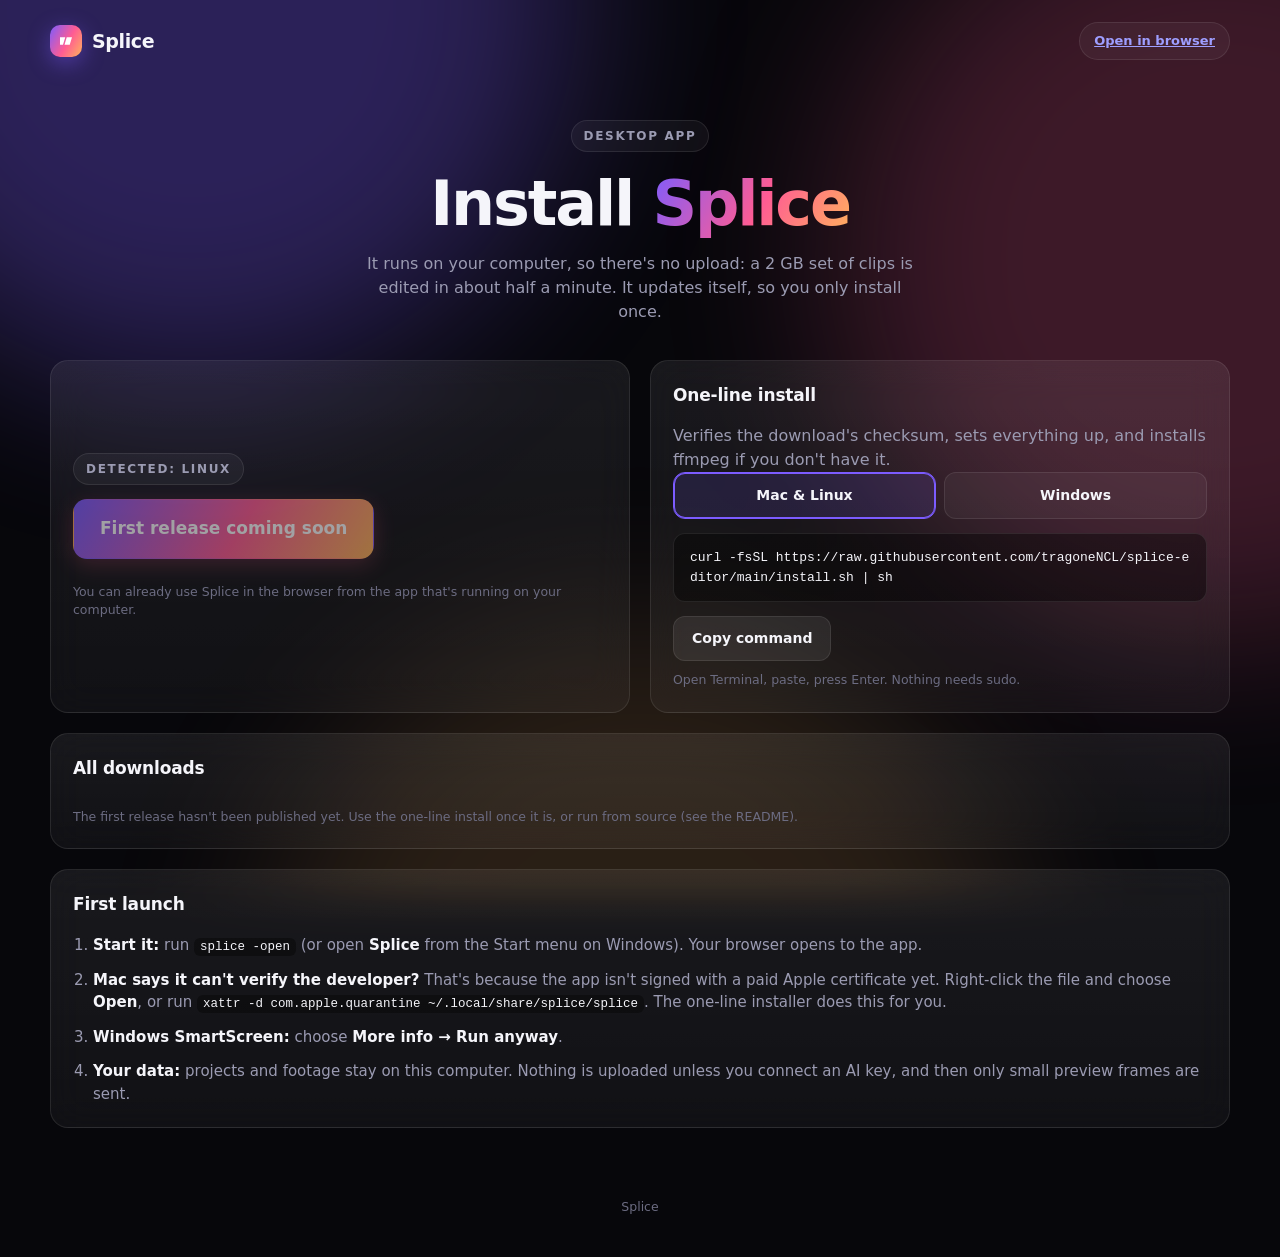
<file: web/install.html>
<!doctype html>
<html lang="en">
<head>
  <meta charset="utf-8">
  <meta name="viewport" content="width=device-width, initial-scale=1, viewport-fit=cover">
  <title>Install Splice</title>
  <meta name="description" content="Download Splice for Mac, Windows or Linux. Runs on your computer, so there's no upload.">
  <meta name="theme-color" content="#07070b">
  <link rel="manifest" href="manifest.webmanifest">
  <link rel="apple-touch-icon" href="icons/apple-touch-icon.png">
  <link rel="icon" href="icons/icon-192.png">
  <link rel="stylesheet" href="style.css">
</head>
<body>
  <div class="aurora" aria-hidden="true"><i></i><i></i><i></i></div>
  <header class="top">
    <a class="brand" href="./" aria-label="Splice home">
      <span class="mark" aria-hidden="true"><svg viewBox="0 0 24 24"><path d="M4 7h7l-3 10H4zM13 7h7l-3 10h-7z" fill="currentColor"/></svg></span>
      <span>Splice</span>
    </a>
    <a class="ai-pill" href="./">Open in browser</a>
  </header>

  <main>
    <section class="hero">
      <p class="eyebrow">Desktop app</p>
      <h1>Install <span class="grad">Splice</span></h1>
      <p class="sub">It runs on your computer, so there's no upload: a 2 GB set of clips is edited in about half a minute. It updates itself, so you only install once.</p>
    </section>

    <section class="install-grid">
      <div class="card primary-dl" id="primary">
        <p class="eyebrow" id="detected">Detecting your system…</p>
        <a class="btn primary big" id="primaryBtn" href="#all" aria-disabled="true">Download</a>
        <p class="fine" id="primaryNote"></p>
      </div>

      <div class="card">
        <div class="card-h"><h2>One-line install</h2></div>
        <p class="sub">Verifies the download's checksum, sets everything up, and installs ffmpeg if you don't have it.</p>
        <div class="tabs seg two" id="osTabs" role="tablist" aria-label="Operating system">
          <button type="button" role="tab" aria-selected="true" data-v="unix"><b>Mac &amp; Linux</b></button>
          <button type="button" role="tab" aria-selected="false" data-v="win"><b>Windows</b></button>
        </div>
        <pre class="code" id="cmd"><code id="cmdText"></code></pre>
        <button class="btn" id="copyCmd" type="button">Copy command</button>
        <p class="fine" id="cmdHelp"></p>
      </div>
    </section>

    <section class="card" id="all">
      <div class="card-h"><h2>All downloads</h2><span class="meta" id="relMeta"></span></div>
      <ul class="dl-list" id="dlList"></ul>
      <p class="fine" id="noRelease" hidden>The first release hasn't been published yet. Use the one-line install once it is, or run from source (see the README).</p>
    </section>

    <section class="card">
      <div class="card-h"><h2>First launch</h2></div>
      <ol class="steps-doc">
        <li><b>Start it:</b> run <code>splice -open</code> (or open <b>Splice</b> from the Start menu on Windows). Your browser opens to the app.</li>
        <li><b>Mac says it can't verify the developer?</b> That's because the app isn't signed with a paid Apple certificate yet. Right-click the file and choose <b>Open</b>, or run <code>xattr -d com.apple.quarantine ~/.local/share/splice/splice</code>. The one-line installer does this for you.</li>
        <li><b>Windows SmartScreen:</b> choose <b>More info → Run anyway</b>.</li>
        <li><b>Your data:</b> projects and footage stay on this computer. Nothing is uploaded unless you connect an AI key, and then only small preview frames are sent.</li>
      </ol>
    </section>

    <section class="card" id="pwaCard" hidden>
      <div class="card-h"><h2>Or install the web app</h2></div>
      <p class="sub">If you already run Splice, your browser can add it as its own window.</p>
      <button class="btn primary" id="pwaInstall" type="button">Install as an app</button>
    </section>
  </main>

  <footer class="foot"><p>Splice <span class="ver" id="ver"></span></p></footer>
  <script src="config.js"></script>
  <script src="install.js"></script>
</body>
</html>
</file>
<file: web/style.css>
:root {
  color-scheme: dark;
  --bg: #07070b;
  --bg2: #0d0d14;
  --surface: rgba(255, 255, 255, 0.045);
  --surface-2: rgba(255, 255, 255, 0.075);
  --border: rgba(255, 255, 255, 0.09);
  --border-2: rgba(255, 255, 255, 0.18);
  --text: #f5f5fa;
  --muted: #9b9bb2;
  --faint: #6c6c82;
  --a1: #7c5cff;
  --a2: #ff5c93;
  --a3: #ffb35c;
  --ok: #3ddc97;
  --err: #ff6b7a;
  --grad: linear-gradient(120deg, var(--a1), var(--a2) 55%, var(--a3));
  --r: 18px;
  --font: "Inter", ui-sans-serif, system-ui, -apple-system, "Segoe UI", Roboto, sans-serif;
  --mono: "JetBrains Mono", ui-monospace, SFMono-Regular, Menlo, monospace;
}

* { box-sizing: border-box; }
html { -webkit-text-size-adjust: 100%; }
body {
  margin: 0;
  min-height: 100vh;
  background: var(--bg);
  color: var(--text);
  font: 15px/1.5 var(--font);
  -webkit-font-smoothing: antialiased;
  overflow-x: hidden;
}
[hidden] { display: none !important; }
button, input, textarea { font: inherit; color: inherit; }
button { cursor: pointer; }
h1, h2, p { margin: 0; }
u { text-decoration-color: var(--border-2); text-underline-offset: 3px; }

/* ── background ── */
.aurora { position: fixed; inset: 0; z-index: 0; pointer-events: none; overflow: hidden; }
.aurora i {
  position: absolute; width: 60vmax; height: 60vmax; border-radius: 50%;
  filter: blur(90px); opacity: 0.32; will-change: transform;
}
.aurora i:nth-child(1) { background: var(--a1); top: -30vmax; left: -15vmax; animation: drift1 22s ease-in-out infinite alternate; }
.aurora i:nth-child(2) { background: var(--a2); top: -10vmax; right: -25vmax; opacity: 0.22; animation: drift2 26s ease-in-out infinite alternate; }
.aurora i:nth-child(3) { background: var(--a3); bottom: -38vmax; left: 20vw; opacity: 0.14; animation: drift1 30s ease-in-out infinite alternate-reverse; }
@keyframes drift1 { to { transform: translate3d(8vmax, 6vmax, 0) scale(1.15); } }
@keyframes drift2 { to { transform: translate3d(-9vmax, 10vmax, 0) scale(0.9); } }

/* ── layout ── */
.top, main, .foot { position: relative; z-index: 1; width: min(1180px, 100% - 32px); margin-inline: auto; }
.top { display: flex; align-items: center; justify-content: space-between; gap: 10px; padding: 22px 0 6px; }
.top .ai-pill + .ai-pill { margin-left: auto; }
.brand { display: inline-flex; align-items: center; gap: 10px; font-weight: 800; letter-spacing: -0.02em; font-size: 19px; color: var(--text); text-decoration: none; }
.mark { width: 32px; height: 32px; border-radius: 10px; display: grid; place-items: center; background: var(--grad); color: #fff; box-shadow: 0 6px 22px rgba(124, 92, 255, 0.45); }
.mark svg { width: 18px; height: 18px; }

.ai-pill {
  display: inline-flex; align-items: center; gap: 9px; padding: 8px 14px; border-radius: 999px;
  background: var(--surface); border: 1px solid var(--border); font-size: 13px; font-weight: 600;
  transition: background 0.2s, border-color 0.2s;
}
.ai-pill:hover { background: var(--surface-2); border-color: var(--border-2); }
.ai-pill .dot { width: 8px; height: 8px; border-radius: 50%; background: var(--faint); }
.ai-pill.on .dot { background: var(--ok); box-shadow: 0 0 0 4px rgba(61, 220, 151, 0.18); }

main { padding-bottom: 40px; }
.view { animation: rise 0.5s cubic-bezier(0.2, 0.7, 0.2, 1); }
@keyframes rise { from { opacity: 0; transform: translateY(14px); } }

.hero { text-align: center; padding: 54px 0 36px; max-width: 760px; margin-inline: auto; }
.eyebrow {
  display: inline-block; font-size: 12px; font-weight: 700; letter-spacing: 0.14em; text-transform: uppercase;
  color: var(--muted); padding: 6px 12px; border: 1px solid var(--border); border-radius: 999px; background: var(--surface);
}
h1 { font-size: clamp(34px, 6.2vw, 62px); line-height: 1.04; letter-spacing: -0.035em; font-weight: 800; margin: 20px 0 16px; }
.grad { background: var(--grad); -webkit-background-clip: text; background-clip: text; color: transparent; }
.sub { color: var(--muted); font-size: 16px; }
.hero .sub { max-width: 560px; margin-inline: auto; }

.grid { display: grid; grid-template-columns: 1.15fr 0.85fr; gap: 20px; align-items: start; }
.col { display: grid; gap: 20px; }
@media (max-width: 880px) { .grid { grid-template-columns: 1fr; } }

/* ── cards ── */
.card {
  background: linear-gradient(180deg, var(--surface-2), var(--surface));
  border: 1px solid var(--border); border-radius: var(--r); padding: 22px;
  backdrop-filter: blur(18px); -webkit-backdrop-filter: blur(18px);
}
.card-h { display: flex; align-items: center; gap: 12px; margin-bottom: 16px; }
.card-h h2 { font-size: 17px; font-weight: 700; letter-spacing: -0.01em; }
.card-h .meta { margin-left: auto; font-size: 12px; color: var(--muted); font-family: var(--mono); }
.num {
  width: 26px; height: 26px; border-radius: 50%; display: grid; place-items: center; font-size: 12px; font-weight: 800;
  background: var(--grad); color: #fff;
}

/* ── drop zone ── */
.drop {
  border: 1.5px dashed var(--border-2); border-radius: 14px; padding: 34px 16px; text-align: center; outline: none;
  transition: border-color 0.2s, background 0.2s, transform 0.2s; cursor: pointer;
}
.drop:hover, .drop:focus-visible, .drop.over { border-color: var(--a1); background: rgba(124, 92, 255, 0.09); }
.drop.over { transform: scale(1.01); }
.drop-ico { width: 46px; height: 46px; margin: 0 auto 12px; border-radius: 14px; display: grid; place-items: center; background: var(--surface-2); color: var(--text); }
.drop-ico svg { width: 22px; height: 22px; }
.drop-t { font-weight: 700; font-size: 16px; }
.drop-s { color: var(--muted); font-size: 13px; margin-top: 4px; }

.clips { list-style: none; margin: 14px 0 0; padding: 0; display: grid; gap: 10px; }
.clips:empty { display: none; }
.clip {
  display: grid; grid-template-columns: 64px 1fr auto; gap: 12px; align-items: center; padding: 8px;
  border: 1px solid var(--border); border-radius: 12px; background: var(--surface);
  animation: rise 0.35s ease both;
}
.clip video { width: 64px; height: 40px; object-fit: cover; border-radius: 8px; background: #000; pointer-events: none; }
.clip .nm { font-size: 14px; font-weight: 600; white-space: nowrap; overflow: hidden; text-overflow: ellipsis; }
.clip .sz { font-size: 12px; color: var(--muted); font-family: var(--mono); }
.x { width: 30px; height: 30px; border-radius: 9px; border: 0; background: transparent; color: var(--muted); font-size: 20px; line-height: 1; }
.x:hover { background: var(--surface-2); color: var(--text); }

/* ── form bits ── */
.field { display: grid; gap: 8px; margin-top: 18px; }
.seg + .field { margin-top: 22px; }
.card-h + .field { margin-top: 0; }
.field > span, .field .row { font-size: 13px; font-weight: 600; color: var(--muted); }
.field em { font-style: normal; font-weight: 500; color: var(--faint); margin-left: 6px; }
.row { display: flex; justify-content: space-between; }
.row output { color: var(--text); font-family: var(--mono); }
textarea, input[type="text"], input[type="password"] {
  width: 100%; background: rgba(0, 0, 0, 0.28); border: 1px solid var(--border); border-radius: 12px;
  padding: 12px 14px; outline: none; transition: border-color 0.2s, box-shadow 0.2s; resize: vertical;
}
textarea:focus, input[type="text"]:focus, input[type="password"]:focus {
  border-color: var(--a1); box-shadow: 0 0 0 4px rgba(124, 92, 255, 0.18);
}
::placeholder { color: var(--faint); }

input[type="range"] { -webkit-appearance: none; appearance: none; width: 100%; height: 6px; border-radius: 6px; background: var(--surface-2); outline: none; }
input[type="range"]::-webkit-slider-thumb { -webkit-appearance: none; width: 20px; height: 20px; border-radius: 50%; background: #fff; box-shadow: 0 2px 10px rgba(0, 0, 0, 0.5), 0 0 0 4px rgba(124, 92, 255, 0.4); }
input[type="range"]::-moz-range-thumb { width: 20px; height: 20px; border: 0; border-radius: 50%; background: #fff; }

.chips { display: flex; flex-wrap: wrap; gap: 8px; margin-top: 12px; }
.chips button {
  padding: 7px 12px; border-radius: 999px; border: 1px solid var(--border); background: var(--surface);
  color: var(--muted); font-size: 13px; transition: all 0.2s;
}
.chips button:hover { color: var(--text); border-color: var(--border-2); background: var(--surface-2); }

.seg { display: grid; grid-template-columns: repeat(4, 1fr); gap: 8px; }
.seg.two { grid-template-columns: 1fr 1fr; margin-bottom: 4px; }
.seg button {
  display: grid; justify-items: center; gap: 4px; padding: 12px 6px; border-radius: 12px;
  border: 1px solid var(--border); background: var(--surface); transition: all 0.2s; text-align: center;
}
.seg button b { font-size: 14px; }
.seg button small { font-size: 11px; color: var(--muted); }
.seg button:hover { border-color: var(--border-2); }
.seg button[aria-checked="true"], .seg button[aria-selected="true"] { border-color: var(--a1); background: rgba(124, 92, 255, 0.14); box-shadow: inset 0 0 0 1px var(--a1); }
.ar { display: block; border: 2px solid currentColor; border-radius: 3px; opacity: 0.8; }
.a916 { width: 14px; height: 24px; } .a11 { width: 20px; height: 20px; } .a45 { width: 17px; height: 21px; } .a169 { width: 26px; height: 15px; }

.file {
  display: flex; align-items: center; gap: 8px; padding: 12px 14px; border-radius: 12px; cursor: pointer;
  border: 1px dashed var(--border-2); color: var(--muted); font-size: 14px; transition: all 0.2s;
}
.file:hover { border-color: var(--a1); color: var(--text); }
.file span { flex: 1; overflow: hidden; text-overflow: ellipsis; white-space: nowrap; }
.file.has { border-style: solid; color: var(--text); }

/* ── buttons ── */
.go {
  width: 100%; display: flex; align-items: center; justify-content: center; gap: 10px; padding: 17px 22px; border: 0;
  border-radius: 16px; font-size: 17px; font-weight: 700; color: #fff; background: var(--grad);
  box-shadow: 0 12px 40px rgba(255, 92, 147, 0.32), inset 0 1px 0 rgba(255, 255, 255, 0.3);
  transition: transform 0.15s, box-shadow 0.2s, filter 0.2s, opacity 0.2s;
}
.go svg { width: 20px; height: 20px; transition: transform 0.2s; }
.go:hover:not(:disabled) { transform: translateY(-2px); box-shadow: 0 16px 48px rgba(255, 92, 147, 0.45), inset 0 1px 0 rgba(255, 255, 255, 0.3); }
.go:hover:not(:disabled) svg { transform: translateX(4px); }
.go:disabled { opacity: 0.4; cursor: not-allowed; filter: saturate(0.5); box-shadow: none; }
.fine { color: var(--faint); font-size: 12.5px; margin-top: 10px; }
.go + .fine { text-align: center; }

.btn {
  display: inline-flex; align-items: center; justify-content: center; padding: 11px 18px; border-radius: 12px;
  border: 1px solid var(--border); background: var(--surface-2); font-weight: 600; font-size: 14px; text-decoration: none; color: var(--text);
  transition: all 0.2s;
}
.btn:hover { border-color: var(--border-2); background: rgba(255, 255, 255, 0.11); }
.btn.primary { background: var(--grad); border-color: transparent; color: #fff; box-shadow: 0 6px 22px rgba(255, 92, 147, 0.28); }
.btn.primary:hover { filter: brightness(1.1); }
.btn.ghost { background: transparent; }
.btn:disabled { opacity: 0.5; cursor: not-allowed; }

/* ── working view ── */
.work { max-width: 560px; margin: 48px auto; text-align: center; padding: 38px 28px; }
.work h2 { font-size: 24px; letter-spacing: -0.02em; margin-top: 18px; }
.ring { position: relative; width: 128px; height: 128px; margin-inline: auto; }
.ring svg { width: 100%; height: 100%; transform: rotate(-90deg); }
.ring circle { fill: none; stroke-width: 8; }
.ring .trk { stroke: var(--surface-2); }
.ring .bar { stroke: var(--a2); stroke-linecap: round; stroke-dasharray: 326.7; stroke-dashoffset: 326.7; transition: stroke-dashoffset 0.5s ease; filter: drop-shadow(0 0 8px rgba(255, 92, 147, 0.6)); }
.ring span { position: absolute; inset: 0; display: grid; place-items: center; font-weight: 800; font-size: 26px; font-family: var(--mono); }
.steps { list-style: none; padding: 0; margin: 26px auto 0; display: grid; gap: 10px; text-align: left; max-width: 300px; }
.steps li { display: flex; align-items: center; gap: 12px; color: var(--faint); font-size: 14px; transition: color 0.3s; }
.steps i { width: 18px; height: 18px; border-radius: 50%; border: 2px solid var(--border-2); position: relative; flex: none; transition: all 0.3s; }
.steps li.active { color: var(--text); font-weight: 600; }
.steps li.active i { border-color: var(--a2); border-top-color: transparent; animation: spin 0.8s linear infinite; }
.steps li.done { color: var(--muted); }
.steps li.done i { background: var(--ok); border-color: var(--ok); }
.steps li.done i::after { content: ""; position: absolute; left: 4px; top: 1px; width: 4px; height: 8px; border: solid #04170e; border-width: 0 2px 2px 0; transform: rotate(45deg); }
@keyframes spin { to { transform: rotate(360deg); } }

/* ── result ── */
.result { display: grid; grid-template-columns: minmax(280px, 400px) 1fr; gap: 24px; padding-top: 34px; align-items: start; }
@media (max-width: 880px) { .result { grid-template-columns: 1fr; } .player-col { max-width: 420px; margin-inline: auto; width: 100%; } }
.player-col { position: sticky; top: 16px; }
.player {
  position: relative; border-radius: 22px; overflow: hidden; background: #000; border: 1px solid var(--border-2);
  box-shadow: 0 30px 80px rgba(0, 0, 0, 0.6), 0 0 0 1px rgba(255, 255, 255, 0.04); max-height: 78vh; display: grid;
}
.player video { width: 100%; height: 100%; max-height: 78vh; display: block; background: #000; object-fit: contain; }
.busy { position: absolute; inset: 0; display: grid; place-content: center; justify-items: center; gap: 14px; background: rgba(7, 7, 11, 0.78); backdrop-filter: blur(6px); }
.spin { width: 34px; height: 34px; border-radius: 50%; border: 3px solid var(--border-2); border-top-color: var(--a2); animation: spin 0.8s linear infinite; }
.side-col { display: grid; gap: 18px; }
.actions { display: flex; gap: 10px; margin-top: 16px; flex-wrap: wrap; }
.revise { display: flex; gap: 10px; }
.revise input { flex: 1; }
.timeline { display: flex; height: 46px; border-radius: 12px; overflow: hidden; gap: 3px; }
.seg-cut { position: relative; min-width: 6px; border-radius: 6px; transition: filter 0.2s, transform 0.2s; }
.seg-cut:hover { filter: brightness(1.25); transform: scaleY(1.08); }
.seg-cut.has-cap::after { content: "Aa"; position: absolute; left: 4px; bottom: 2px; font-size: 9px; font-weight: 800; opacity: 0.85; }
.seg-cut.has-fx::before { content: ""; position: absolute; right: 3px; top: 3px; width: 6px; height: 6px; border-radius: 50%; background: #fff; opacity: 0.9; }
.legend { list-style: none; padding: 0; margin: 14px 0 0; display: flex; flex-wrap: wrap; gap: 8px 16px; font-size: 12.5px; color: var(--muted); }
.legend li { display: inline-flex; align-items: center; gap: 7px; }
.legend i { width: 10px; height: 10px; border-radius: 3px; }
.pill { display: inline-block; padding: 3px 9px; border-radius: 999px; font-size: 12px; font-weight: 600; background: var(--surface-2); border: 1px solid var(--border); margin-right: 6px; }

/* ── dialog ── */
dialog {
  width: min(480px, calc(100% - 32px)); padding: 26px; border-radius: 22px; color: var(--text);
  background: linear-gradient(180deg, #17172a, #101019); border: 1px solid var(--border-2); box-shadow: 0 40px 100px rgba(0, 0, 0, 0.7);
}
dialog::backdrop { background: rgba(4, 4, 8, 0.7); backdrop-filter: blur(6px); }
dialog h2 { font-size: 21px; letter-spacing: -0.02em; margin-bottom: 8px; }
dialog .sub { font-size: 14px; margin-bottom: 18px; }
.dlg-x { position: absolute; top: 14px; right: 14px; margin: 0; }
.dlg-x button { width: 32px; height: 32px; border-radius: 10px; border: 0; background: var(--surface-2); font-size: 20px; }
.dlg-actions { display: flex; gap: 10px; margin-top: 18px; flex-wrap: wrap; }
.err { color: var(--err); font-size: 13.5px; margin-top: 10px; }
#keyHelp a { color: var(--text); }

/* ── misc ── */
.toasts { position: fixed; z-index: 50; left: 50%; bottom: 24px; transform: translateX(-50%); display: grid; gap: 10px; width: min(440px, calc(100% - 32px)); }
.toast {
  padding: 13px 16px; border-radius: 14px; background: #1a1a2b; border: 1px solid var(--border-2);
  box-shadow: 0 16px 50px rgba(0, 0, 0, 0.55); font-size: 14px; animation: rise 0.3s ease;
}
.toast.err { border-color: rgba(255, 107, 122, 0.55); }
.toast.ok { border-color: rgba(61, 220, 151, 0.5); }
.foot { padding: 10px 0 40px; text-align: center; color: var(--faint); font-size: 12.5px; }

:focus-visible { outline: 2px solid var(--a1); outline-offset: 2px; }
@media (prefers-reduced-motion: reduce) {
  *, *::before, *::after { animation: none !important; transition: none !important; }
}
@media (max-width: 520px) {
  .hero { padding-top: 34px; }
  .card { padding: 18px; }
  .seg { grid-template-columns: repeat(2, 1fr); }
}

.banner {
  position: relative; z-index: 1; width: min(1180px, 100% - 32px); margin: 14px auto 0; padding: 12px 16px;
  border-radius: 14px; font-size: 14px; color: #ffe2b0; background: rgba(255, 179, 92, 0.1); border: 1px solid rgba(255, 179, 92, 0.35);
}
.banner b { color: #fff; }

.tabs { margin-bottom: 16px; }
.or { display: flex; align-items: center; gap: 12px; color: var(--faint); font-size: 12px; margin: 12px 0; text-transform: uppercase; letter-spacing: 0.1em; }
.or::before, .or::after { content: ""; height: 1px; flex: 1; background: var(--border); }
#refBlock .fine { margin: 10px 0 4px; }
#refBlock em { font-style: normal; color: var(--muted); }
input[type="url"] {
  width: 100%; background: rgba(0, 0, 0, 0.28); border: 1px solid var(--border); border-radius: 12px;
  padding: 12px 14px; outline: none; transition: border-color 0.2s, box-shadow 0.2s;
}
input[type="url"]:focus { border-color: var(--a1); box-shadow: 0 0 0 4px rgba(124, 92, 255, 0.18); }
.speed { margin-top: 6px; min-height: 20px; color: var(--muted); font-family: var(--mono); font-size: 12.5px; }
.notes { list-style: none; padding: 0; margin: 12px 0 0; display: grid; gap: 8px; }
.notes:empty { display: none; }
.notes li { font-size: 13px; color: #ffe2b0; background: rgba(255, 179, 92, 0.1); border: 1px solid rgba(255, 179, 92, 0.3); border-radius: 10px; padding: 8px 12px; }

.recent { margin: -8px 0 22px; }
.recent h3 { margin: 0 0 10px; font-size: 13px; font-weight: 700; color: var(--muted); letter-spacing: 0.04em; }
.recent ul { list-style: none; margin: 0; padding: 0; display: flex; gap: 10px; flex-wrap: wrap; }
.recent button {
  display: grid; gap: 2px; text-align: left; padding: 10px 14px; border-radius: 12px; border: 1px solid var(--border);
  background: var(--surface); min-width: 150px; transition: all 0.2s;
}
.recent button:hover:not(:disabled) { border-color: var(--a1); background: rgba(124, 92, 255, 0.1); }
.recent button:disabled { opacity: 0.5; cursor: default; }
.recent b { font-size: 14px; }
.recent small { color: var(--muted); font-size: 12px; }
.revise .btn { white-space: nowrap; }

.tips { margin: 0 0 4px; padding-left: 18px; color: var(--muted); font-size: 14px; display: grid; gap: 6px; }
.tips b { color: var(--text); }

.update-pill { margin-left: auto; border-color: rgba(255, 179, 92, 0.5); background: rgba(255, 179, 92, 0.1); color: #ffe2b0; }
.update-pill .dot { background: var(--a3); box-shadow: 0 0 0 4px rgba(255, 179, 92, 0.2); }
.update-pill + .ai-pill { margin-left: 0; }
.ver { color: var(--faint); font-family: var(--mono); font-size: 12px; }

/* ═════════ navigation + account ═════════ */
.nav { display: flex; gap: 4px; margin-left: 24px; }
.nav a { color: var(--muted); text-decoration: none; padding: 8px 14px; border-radius: 999px; font-weight: 600; font-size: 14px; transition: all 0.2s; }
.nav a:hover { color: var(--text); background: var(--surface); }
.nav a.on { color: var(--text); background: var(--surface-2); }
.top { flex-wrap: wrap; }
.top .nav { margin-right: auto; }
.update-pill { margin-left: 0; }
.acct { max-width: 220px; }
.acct span { overflow: hidden; text-overflow: ellipsis; white-space: nowrap; }
@media (max-width: 720px) { .nav { order: 5; width: 100%; margin: 6px 0 0; } }

/* ═════════ sign in ═════════ */
.auth { max-width: 460px; margin: 56px auto; padding: 32px; }
.auth-h { font-size: 30px; margin: 0 0 8px; }
.auth .sub { margin-bottom: 20px; font-size: 15px; }
.auth form { display: grid; gap: 0; }
.auth .go { margin-top: 18px; }
.err { color: var(--err); font-size: 13.5px; margin: 12px 0 0; }

/* ═════════ page header + grids ═════════ */
.page-h { display: flex; align-items: flex-end; justify-content: space-between; gap: 16px; padding: 38px 0 22px; flex-wrap: wrap; }
.page-h.tight { padding: 22px 0 16px; align-items: center; }
.page-title { font-size: clamp(28px, 4vw, 40px); letter-spacing: -0.03em; font-weight: 800; margin: 0 0 4px; }
.btn.big { padding: 13px 22px; font-size: 15px; border-radius: 14px; }
.cards { list-style: none; margin: 0; padding: 0; display: grid; gap: 18px; grid-template-columns: repeat(auto-fill, minmax(230px, 1fr)); }
.card-item {
  position: relative; display: grid; gap: 4px; border: 1px solid var(--border); border-radius: 16px; padding: 10px;
  background: linear-gradient(180deg, var(--surface-2), var(--surface)); transition: border-color 0.2s, transform 0.2s;
}
.card-item:hover { border-color: var(--border-2); transform: translateY(-2px); }
.card-open { all: unset; display: grid; gap: 4px; cursor: pointer; }
.card-open:focus-visible { outline: 2px solid var(--a1); outline-offset: 4px; border-radius: 10px; }
.cover { position: relative; display: block; aspect-ratio: 16 / 10; border-radius: 10px; overflow: hidden; background: #0b0b12; }
.cover img { width: 100%; height: 100%; object-fit: cover; display: block; }
.cover-ph { position: absolute; inset: 0; display: grid; place-items: center; font-size: 34px; opacity: 0.5; }
.cover .chip { position: absolute; left: 8px; top: 8px; }
.card-name { font-weight: 700; font-size: 15px; padding: 6px 4px 0; overflow: hidden; text-overflow: ellipsis; white-space: nowrap; }
.card-meta { color: var(--muted); font-size: 12.5px; padding: 0 4px 4px; }
.card-item .del { position: absolute; right: 14px; top: 14px; background: rgba(7, 7, 11, 0.7); backdrop-filter: blur(4px); opacity: 0; transition: opacity 0.2s; }
.card-item:hover .del, .card-item .del:focus-visible { opacity: 1; }
.empty { text-align: center; padding: 70px 20px; border: 1.5px dashed var(--border-2); border-radius: 22px; }
.empty-ico { font-size: 40px; margin-bottom: 8px; }
.empty h2 { font-size: 22px; margin: 0 0 6px; }
.empty .btn { margin-top: 18px; }

.chip { display: inline-block; padding: 4px 10px; border-radius: 999px; font-size: 11.5px; font-weight: 700; letter-spacing: 0.02em;
  background: rgba(20, 20, 30, 0.8); border: 1px solid var(--border-2); color: var(--muted); backdrop-filter: blur(6px); }
.chip.done { color: #c9f5df; border-color: rgba(61, 220, 151, 0.5); }
.chip.running, .chip.queued { color: #ffe2b0; border-color: rgba(255, 179, 92, 0.5); }
.chip.error { color: #ffc4cb; border-color: rgba(255, 107, 122, 0.55); }

/* ═════════ project workspace ═════════ */
.crumbs { display: flex; align-items: center; gap: 14px; flex-wrap: wrap; min-width: 0; }
.link { all: unset; cursor: pointer; color: var(--muted); font-weight: 600; font-size: 14px; }
.link:hover { color: var(--text); }
.name-input {
  background: transparent; border: 1px solid transparent; border-radius: 10px; padding: 6px 10px; font-size: 22px; font-weight: 800;
  letter-spacing: -0.02em; color: var(--text); outline: none; min-width: 220px; max-width: 100%;
}
.name-input:hover { border-color: var(--border); }
.name-input:focus { border-color: var(--a1); box-shadow: 0 0 0 4px rgba(124, 92, 255, 0.18); }
.work-grid { display: grid; grid-template-columns: minmax(0, 1.05fr) minmax(0, 0.95fr); gap: 20px; align-items: start; padding-bottom: 30px; }
.work-grid .col { display: grid; gap: 20px; }
.sticky { position: sticky; top: 16px; }
@media (max-width: 900px) { .work-grid { grid-template-columns: 1fr; } .sticky { position: static; } }
.drop.slim { padding: 18px 14px; }
.drop.slim .drop-t { font-size: 15px; }
.drop.slim .drop-s { display: inline; margin-left: 6px; }
.drop.slim .drop-s + .drop-s, .drop.slim p.drop-s { display: block; margin: 4px 0 0; }
#pickLibrary { margin-top: 12px; width: 100%; }
.upload-card { margin-top: 12px; padding: 12px 14px; border: 1px solid var(--border); border-radius: 12px; background: rgba(0, 0, 0, 0.25); }
.bar { height: 8px; border-radius: 8px; background: var(--surface-2); overflow: hidden; }
.bar i { display: block; height: 100%; width: 0; border-radius: 8px; background: var(--grad); transition: width 0.35s ease; }
.up-line { margin: 10px 0 0; font-size: 14px; }
.up-line span { color: var(--muted); margin-left: 6px; font-family: var(--mono); font-size: 12.5px; }
.preview-card { display: grid; gap: 14px; }
.player.empty-player { aspect-ratio: 9 / 16; max-height: 62vh; margin-inline: auto; width: min(100%, 360px); background: #08080d; }
.placeholder { display: grid; place-content: center; justify-items: center; gap: 6px; color: var(--muted); text-align: center; padding: 20px; }
.placeholder p { margin: 0; font-size: 14px; }
.progress-block { padding: 2px 2px 0; }
.preview-card .go { margin-top: 2px; }
.preview-card .fine { margin: 0; text-align: center; }
#resultMeta { text-align: left; }
.actions { display: flex; gap: 10px; flex-wrap: wrap; }

/* ═════════ dialogs ═════════ */
.pw { margin: 12px 0 4px; border: 1px solid var(--border); border-radius: 12px; padding: 12px 14px; }
.pw summary { cursor: pointer; font-weight: 600; font-size: 14px; }
.pw .btn { margin-top: 14px; }
.pick-list { list-style: none; margin: 14px 0 0; padding: 0; display: grid; gap: 8px; max-height: 50vh; overflow: auto; }
.pick { display: grid; grid-template-columns: auto 64px 1fr; gap: 12px; align-items: center; padding: 8px 10px; border: 1px solid var(--border); border-radius: 12px; cursor: pointer; }
.pick:hover { border-color: var(--border-2); }
.pick img { width: 64px; height: 40px; object-fit: cover; border-radius: 8px; background: #000; }
.pick b { display: block; font-size: 14px; overflow: hidden; text-overflow: ellipsis; white-space: nowrap; }
.pick small { color: var(--muted); font-size: 12px; }
.clip img { width: 64px; height: 40px; object-fit: cover; border-radius: 8px; background: #000; }
.clips { margin-top: 12px; }

/* ═════════ install page ═════════ */
.install-grid { display: grid; grid-template-columns: 1fr 1fr; gap: 20px; margin-bottom: 20px; }
@media (max-width: 820px) { .install-grid { grid-template-columns: 1fr; } }
main > .card { margin-bottom: 20px; }
.primary-dl { display: grid; gap: 14px; align-content: center; justify-items: start; }
.primary-dl .btn.big { font-size: 17px; padding: 16px 26px; }
.primary-dl .btn[aria-disabled="true"] { opacity: 0.6; pointer-events: none; }
.code { margin: 14px 0; padding: 14px 16px; border-radius: 12px; background: rgba(0, 0, 0, 0.4); border: 1px solid var(--border);
  font-family: var(--mono); font-size: 13px; overflow-x: auto; white-space: pre-wrap; word-break: break-all; }
.dl-list { list-style: none; margin: 0; padding: 0; display: grid; gap: 10px; }
.dl-list li { display: flex; justify-content: space-between; align-items: center; gap: 12px; padding: 12px 14px;
  border: 1px solid var(--border); border-radius: 12px; background: var(--surface); }
.dl-list b { display: block; }
.dl-list small { color: var(--muted); font-size: 12.5px; }
.steps-doc { margin: 0; padding-left: 20px; display: grid; gap: 12px; color: var(--muted); }
.steps-doc b { color: var(--text); }
.steps-doc code, .fine code, .banner code { font-family: var(--mono); font-size: 12.5px; background: rgba(0,0,0,0.35); padding: 2px 6px; border-radius: 6px; color: var(--text); }
.foot a { color: var(--muted); }
.foot .link { display: inline; font-size: inherit; color: var(--muted); text-decoration: underline; }
.install-pill { border-color: rgba(124, 92, 255, 0.55); background: rgba(124, 92, 255, 0.12); }

/* ═════════ editable timeline ═════════ */
.timeline.editable { height: 58px; gap: 4px; padding: 4px; overflow-x: auto; background: rgba(0, 0, 0, 0.25); border: 1px solid var(--border); border-radius: 14px; }
.timeline.editable .seg-cut {
  min-width: 36px; display: flex; align-items: flex-end; padding: 4px 6px; font-size: 10.5px; font-weight: 700; color: rgba(0, 0, 0, 0.75);
  cursor: pointer; user-select: none; border: 2px solid transparent; overflow: hidden; white-space: nowrap;
}
.timeline.editable .seg-cut.sel { border-color: #fff; box-shadow: 0 0 0 3px rgba(255, 255, 255, 0.18); }
.timeline.editable .seg-cut.dragover { outline: 2px dashed #fff; outline-offset: 2px; }
.timeline.editable .seg-cut.dragging { opacity: 0.45; }
.tl-hint { margin: -4px 0 10px; text-align: left; }
.tl-tools { display: flex; gap: 8px; flex-wrap: wrap; margin-top: 12px; }
.btn.small { padding: 7px 12px; font-size: 13px; border-radius: 10px; }
.btn.danger { color: #ffc4cb; border-color: rgba(255, 107, 122, 0.45); }
.inspector { margin-top: 14px; padding: 14px; border: 1px solid var(--border); border-radius: 14px; background: rgba(0, 0, 0, 0.2); }
.insp-grid { display: grid; grid-template-columns: repeat(2, minmax(0, 1fr)); gap: 12px 14px; margin-bottom: 12px; }
.insp-grid .field { margin-top: 0; }
.inspector .field input[type="number"], .inspector select, .inspector input[type="text"] {
  width: 100%; background: rgba(0, 0, 0, 0.28); border: 1px solid var(--border); border-radius: 10px; padding: 9px 12px; outline: none; color: var(--text);
}
.inspector select { appearance: none; }
.check { display: flex; align-items: center; gap: 8px; margin-top: 12px; font-size: 14px; color: var(--muted); }
.pending {
  position: sticky; bottom: 12px; margin-top: 14px; display: flex; align-items: center; justify-content: space-between; gap: 12px; flex-wrap: wrap;
  padding: 12px 14px; border-radius: 14px; background: #1c1730; border: 1px solid rgba(124, 92, 255, 0.6); box-shadow: 0 12px 40px rgba(0, 0, 0, 0.5);
}
.pending-actions { display: flex; gap: 8px; }
</file>
